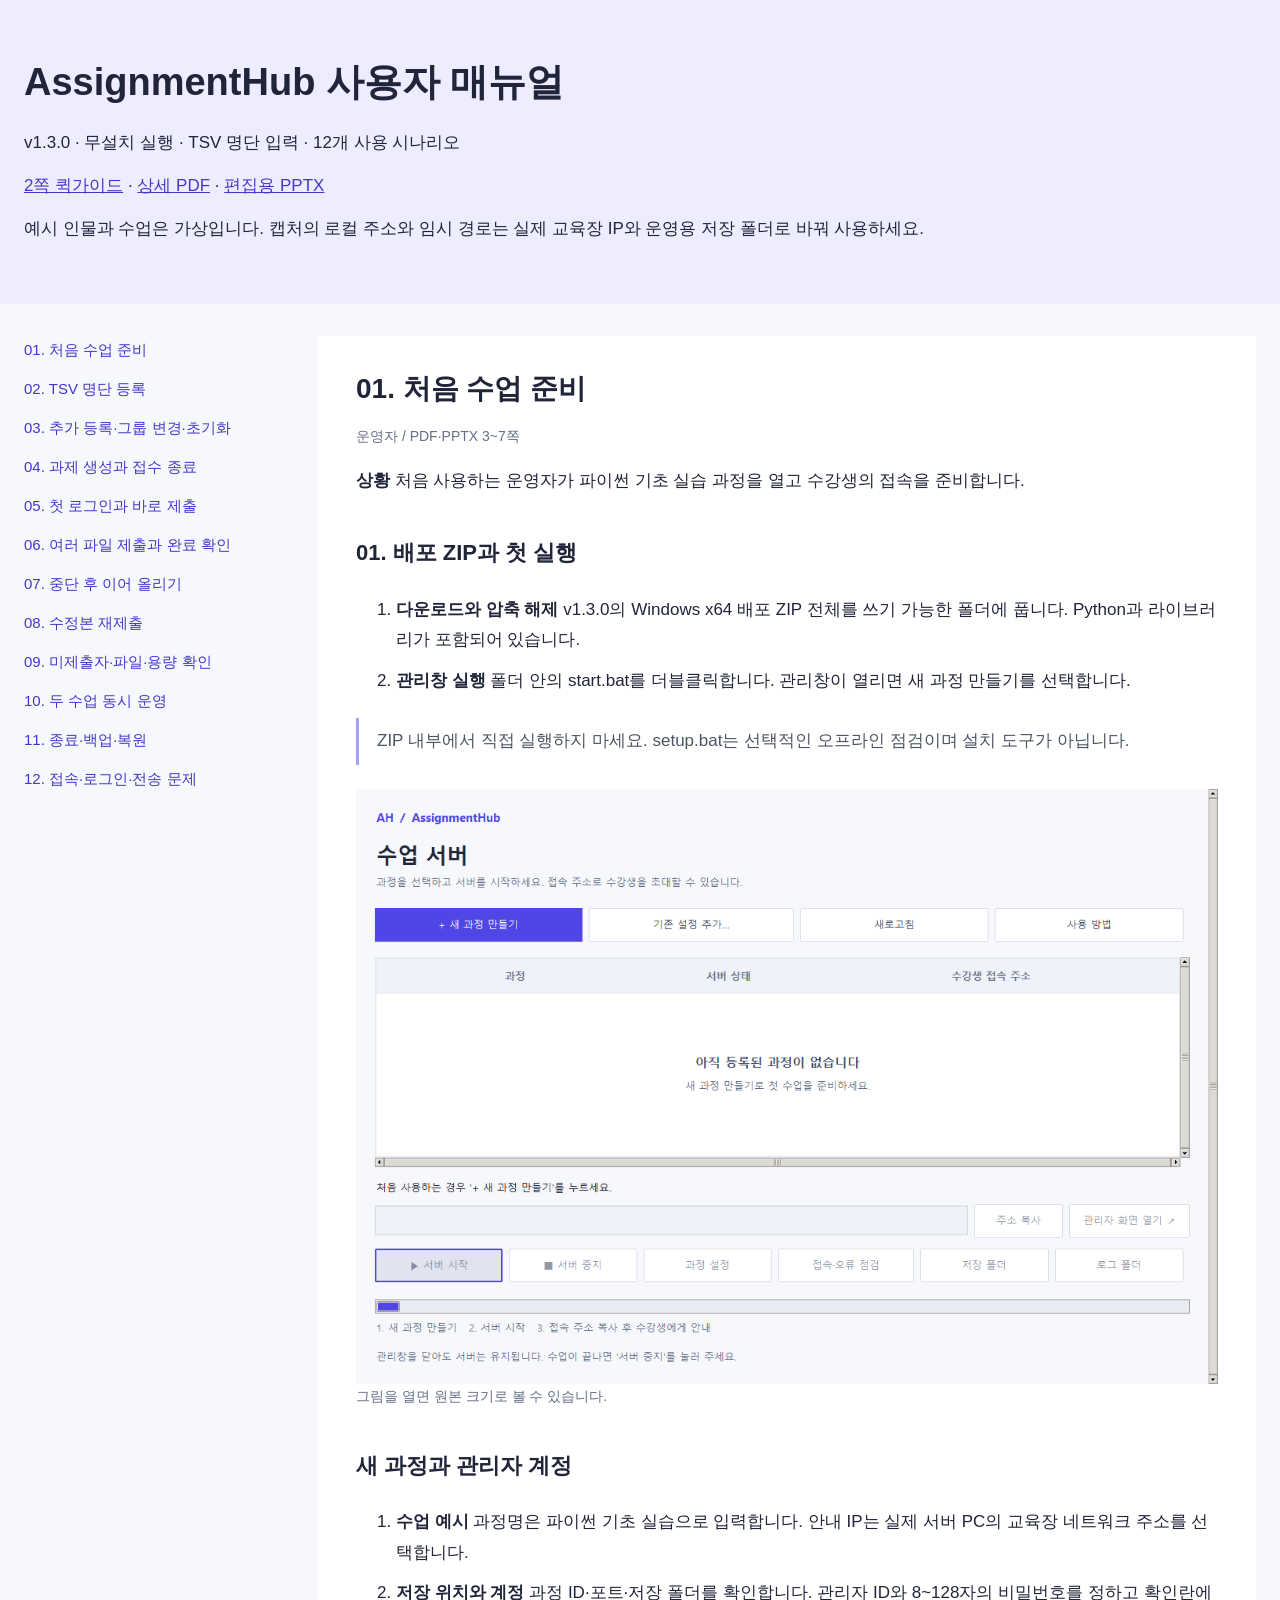
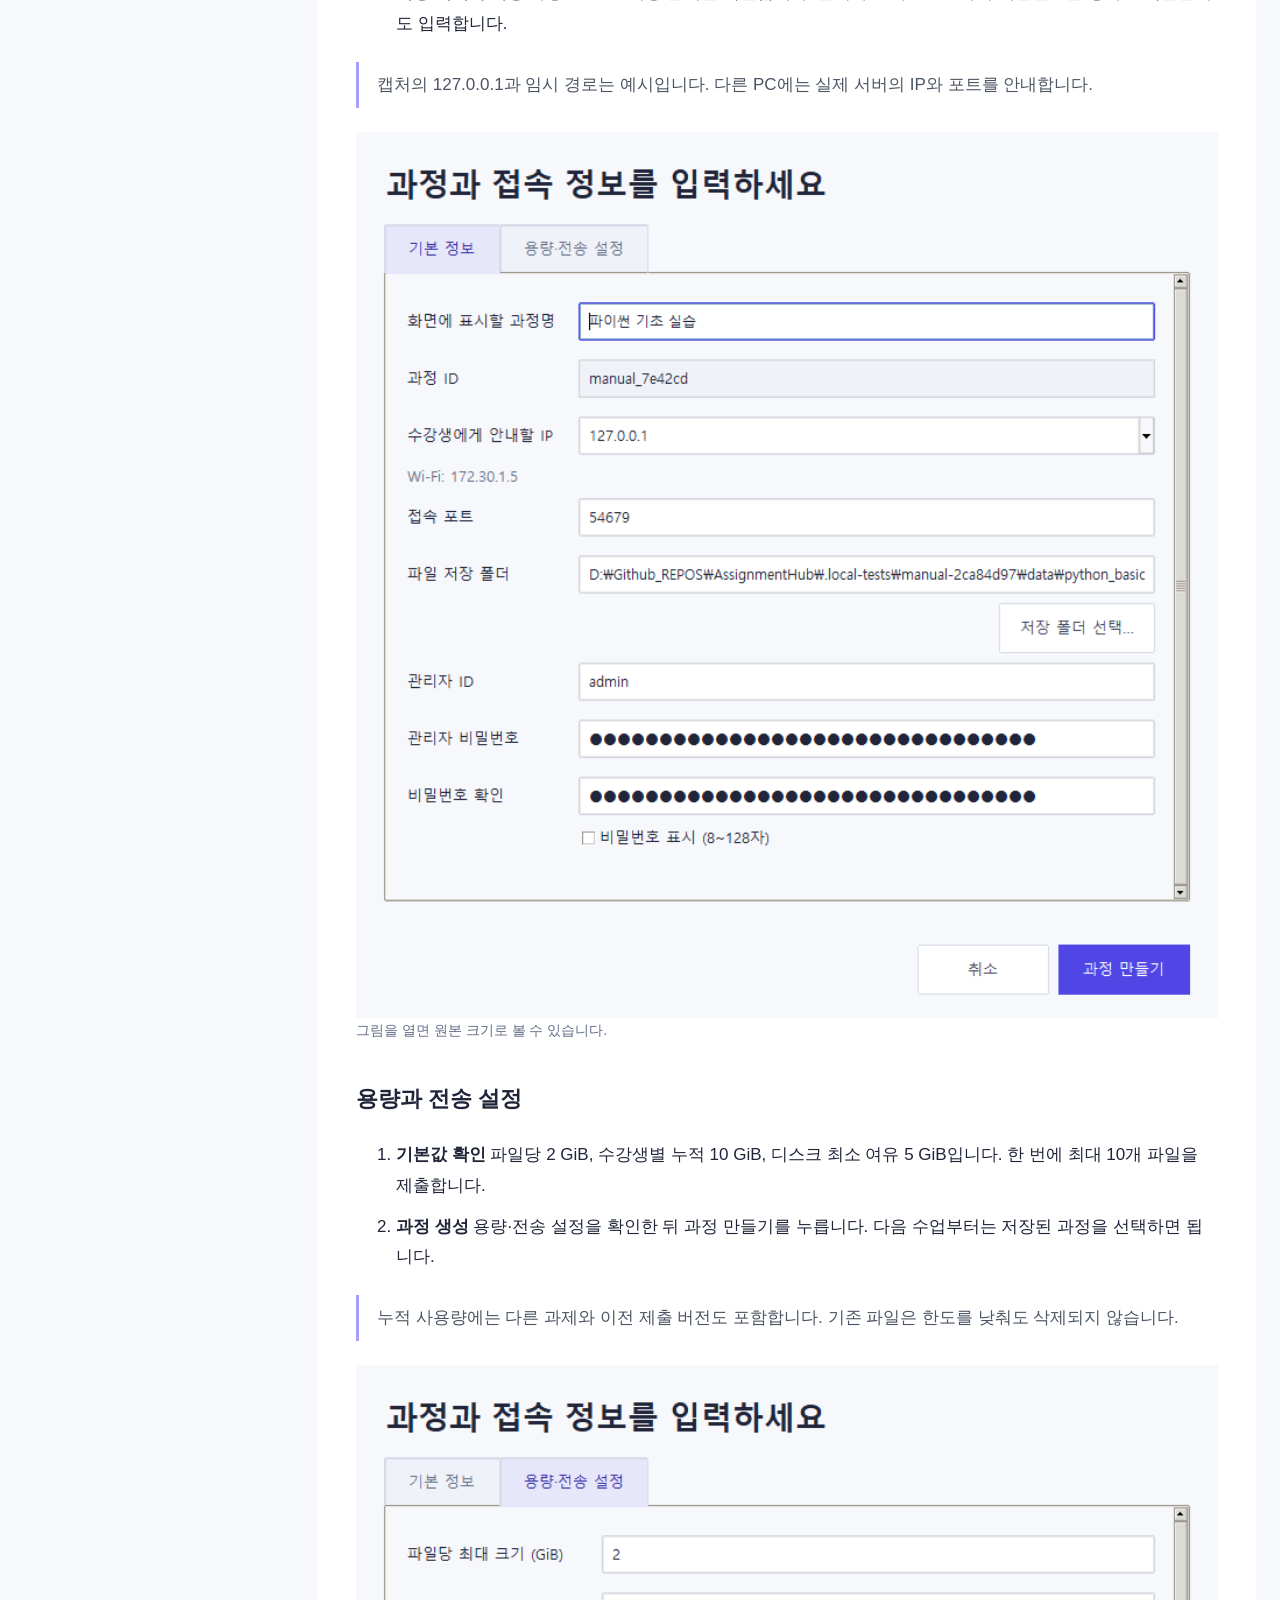
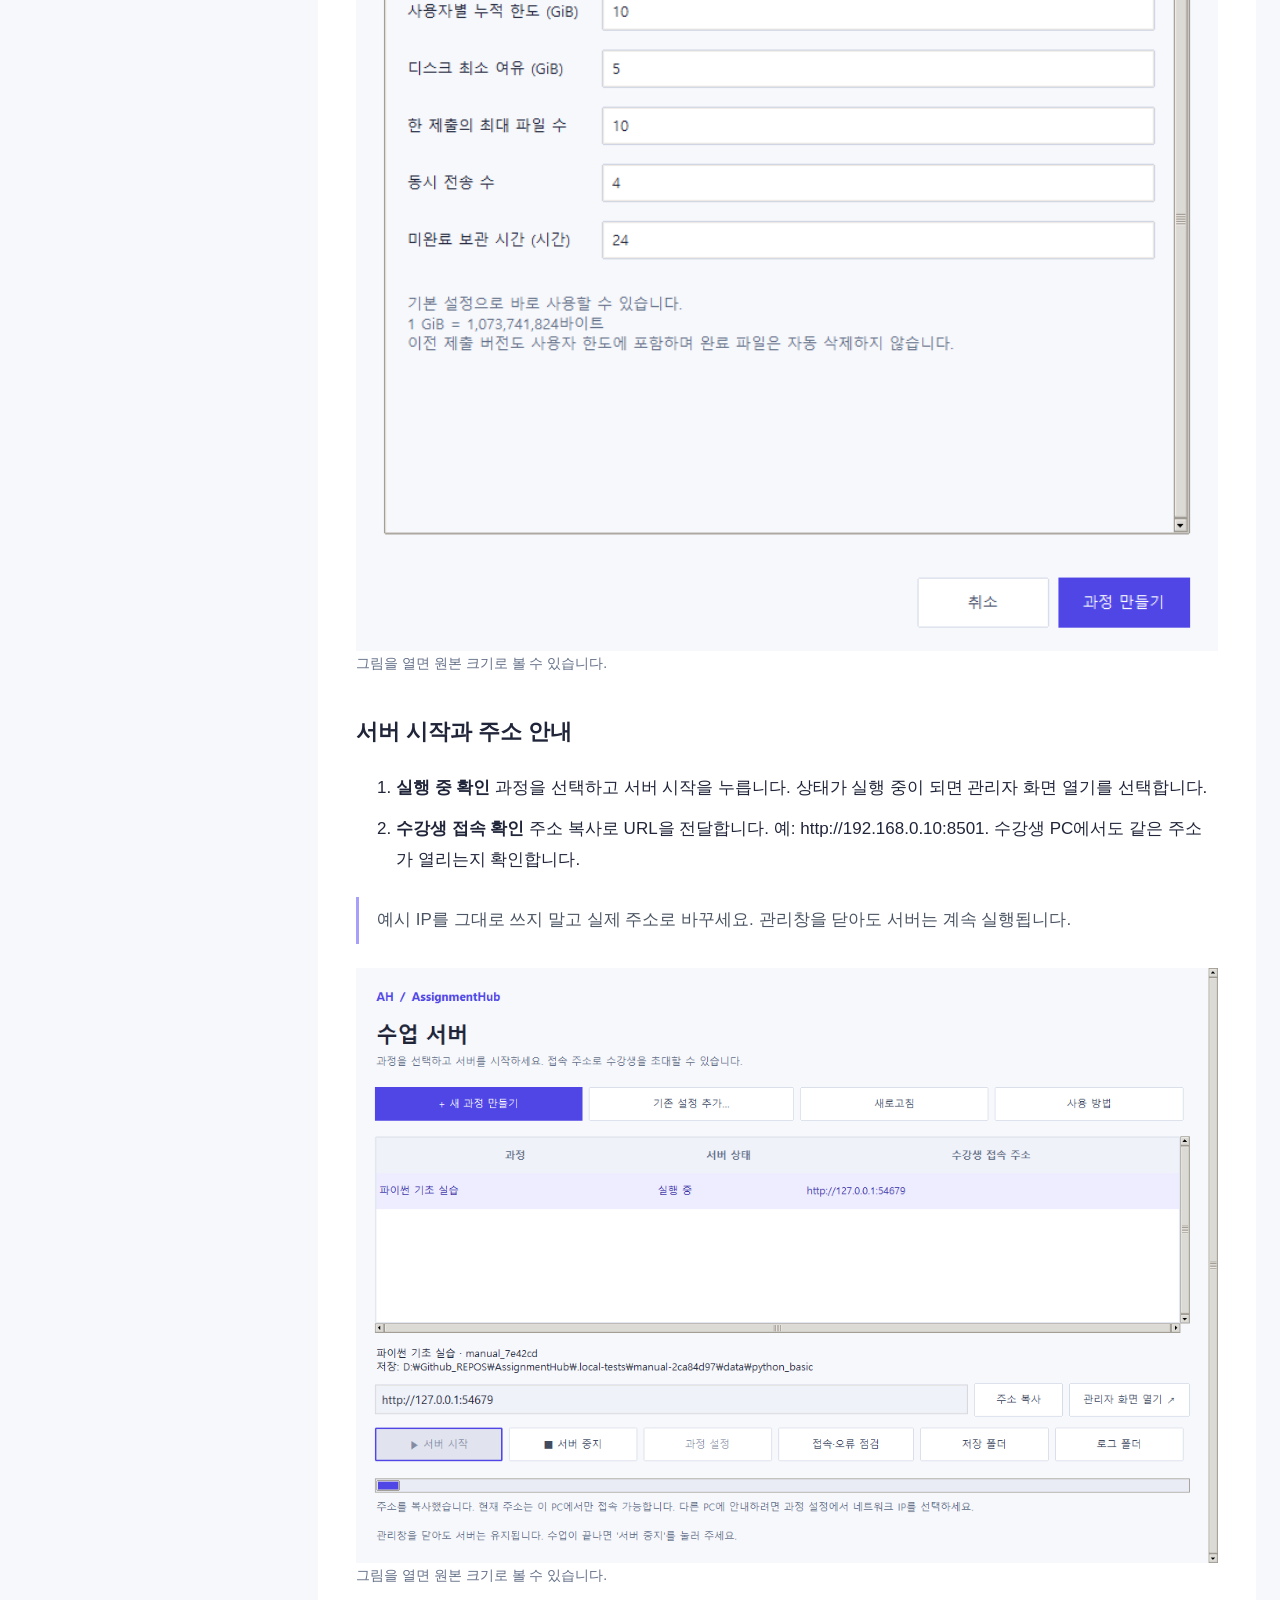
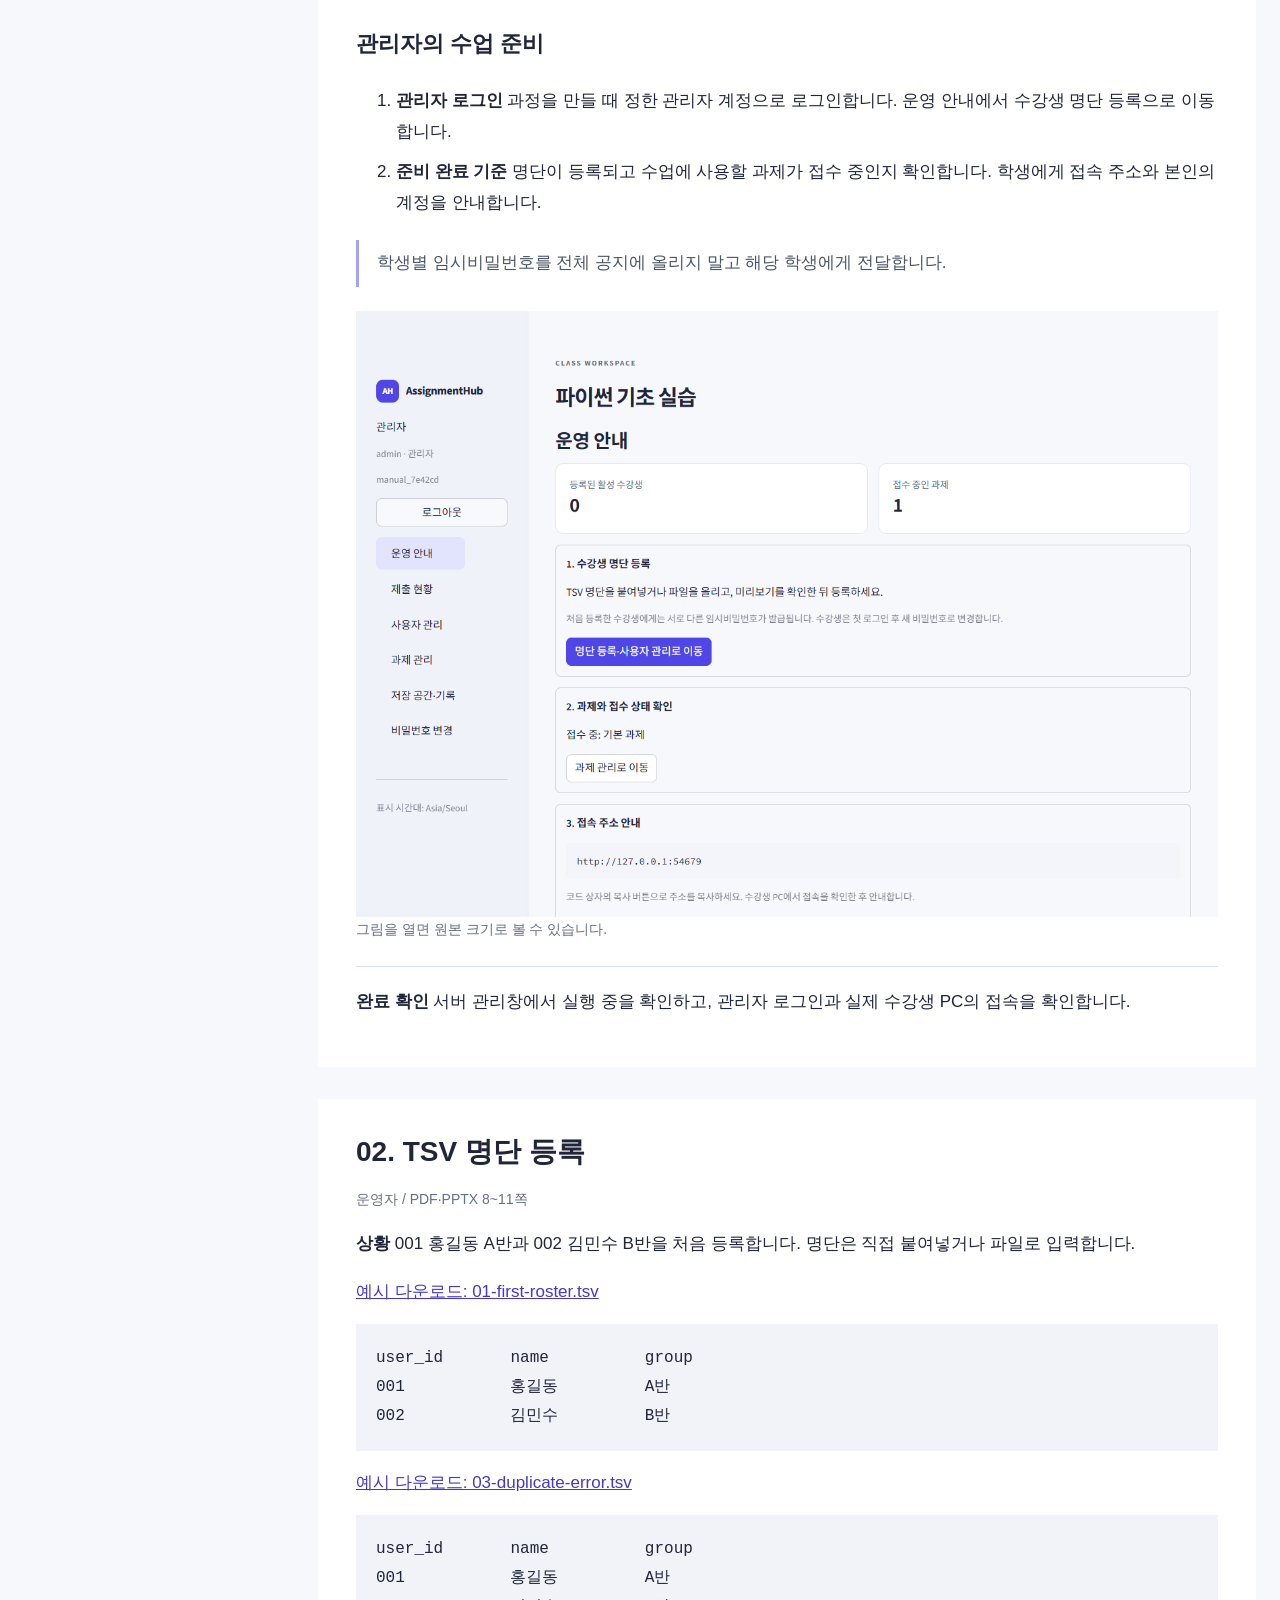
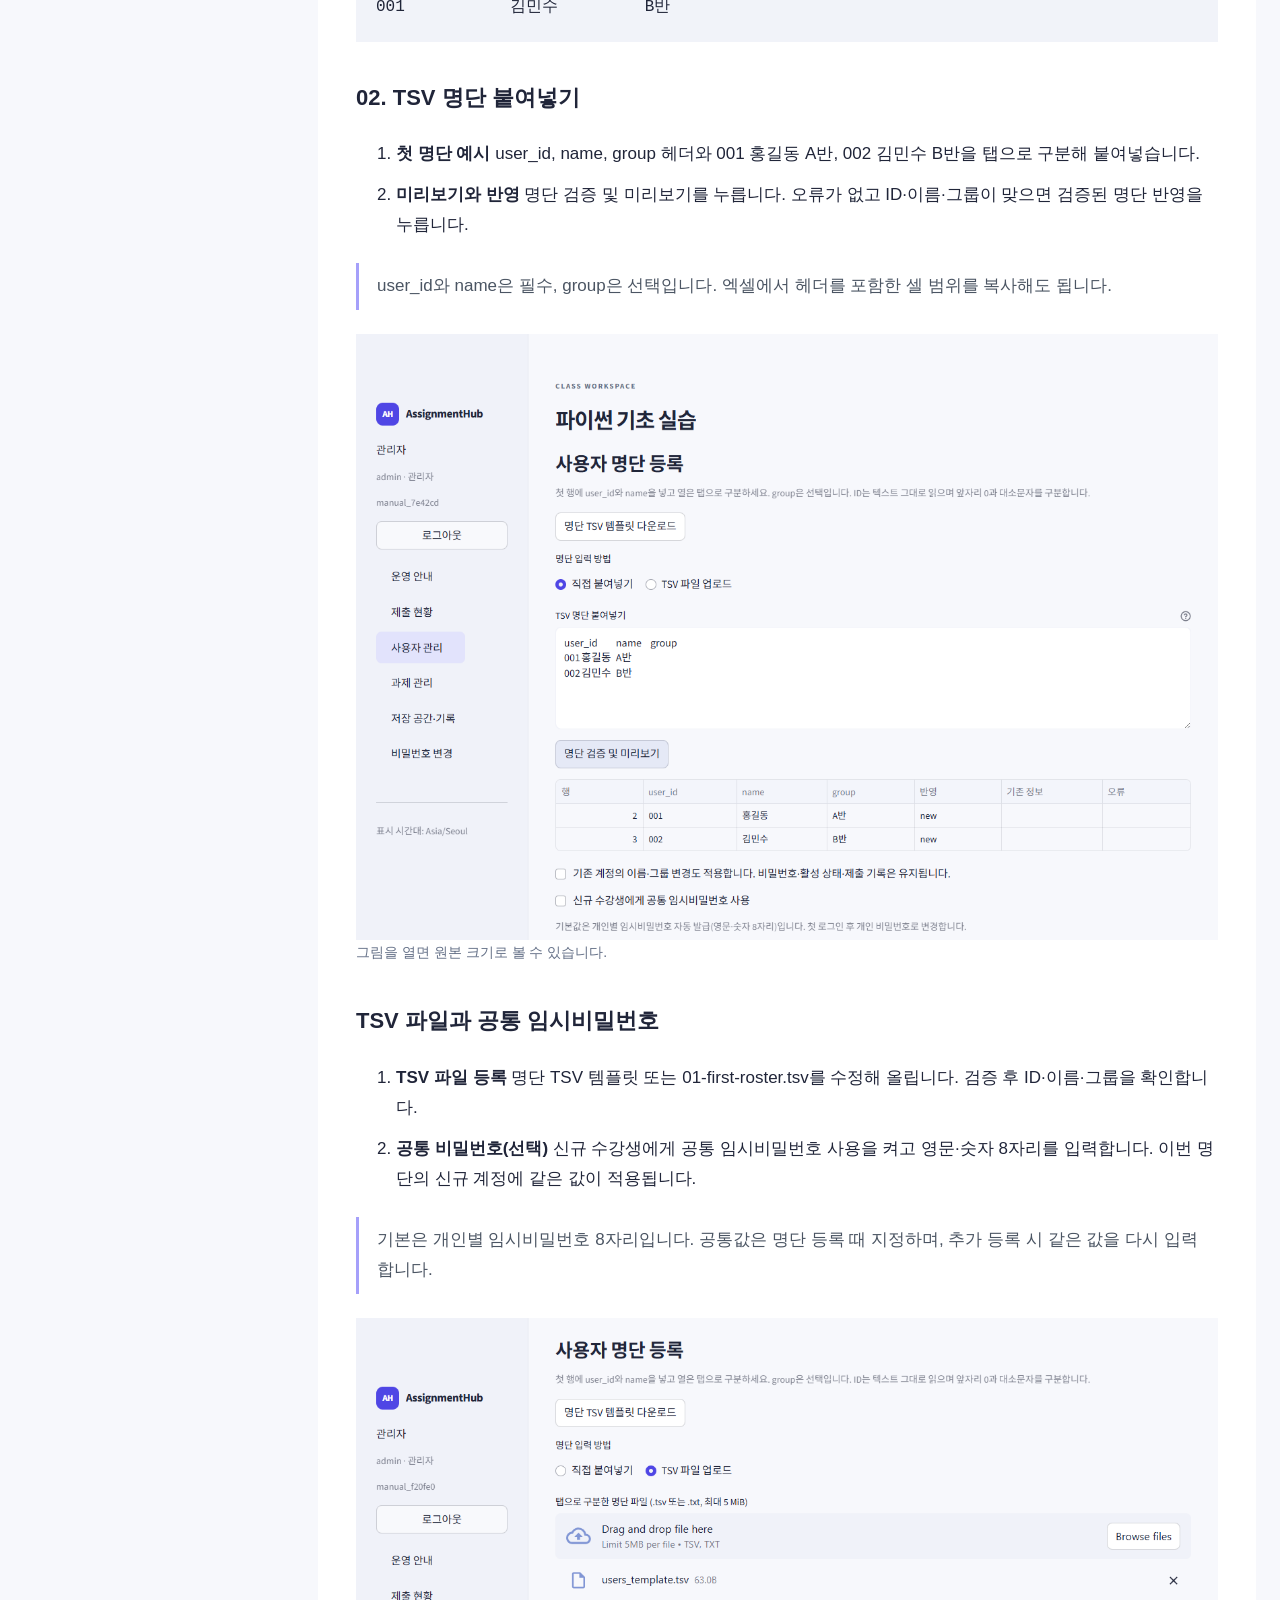
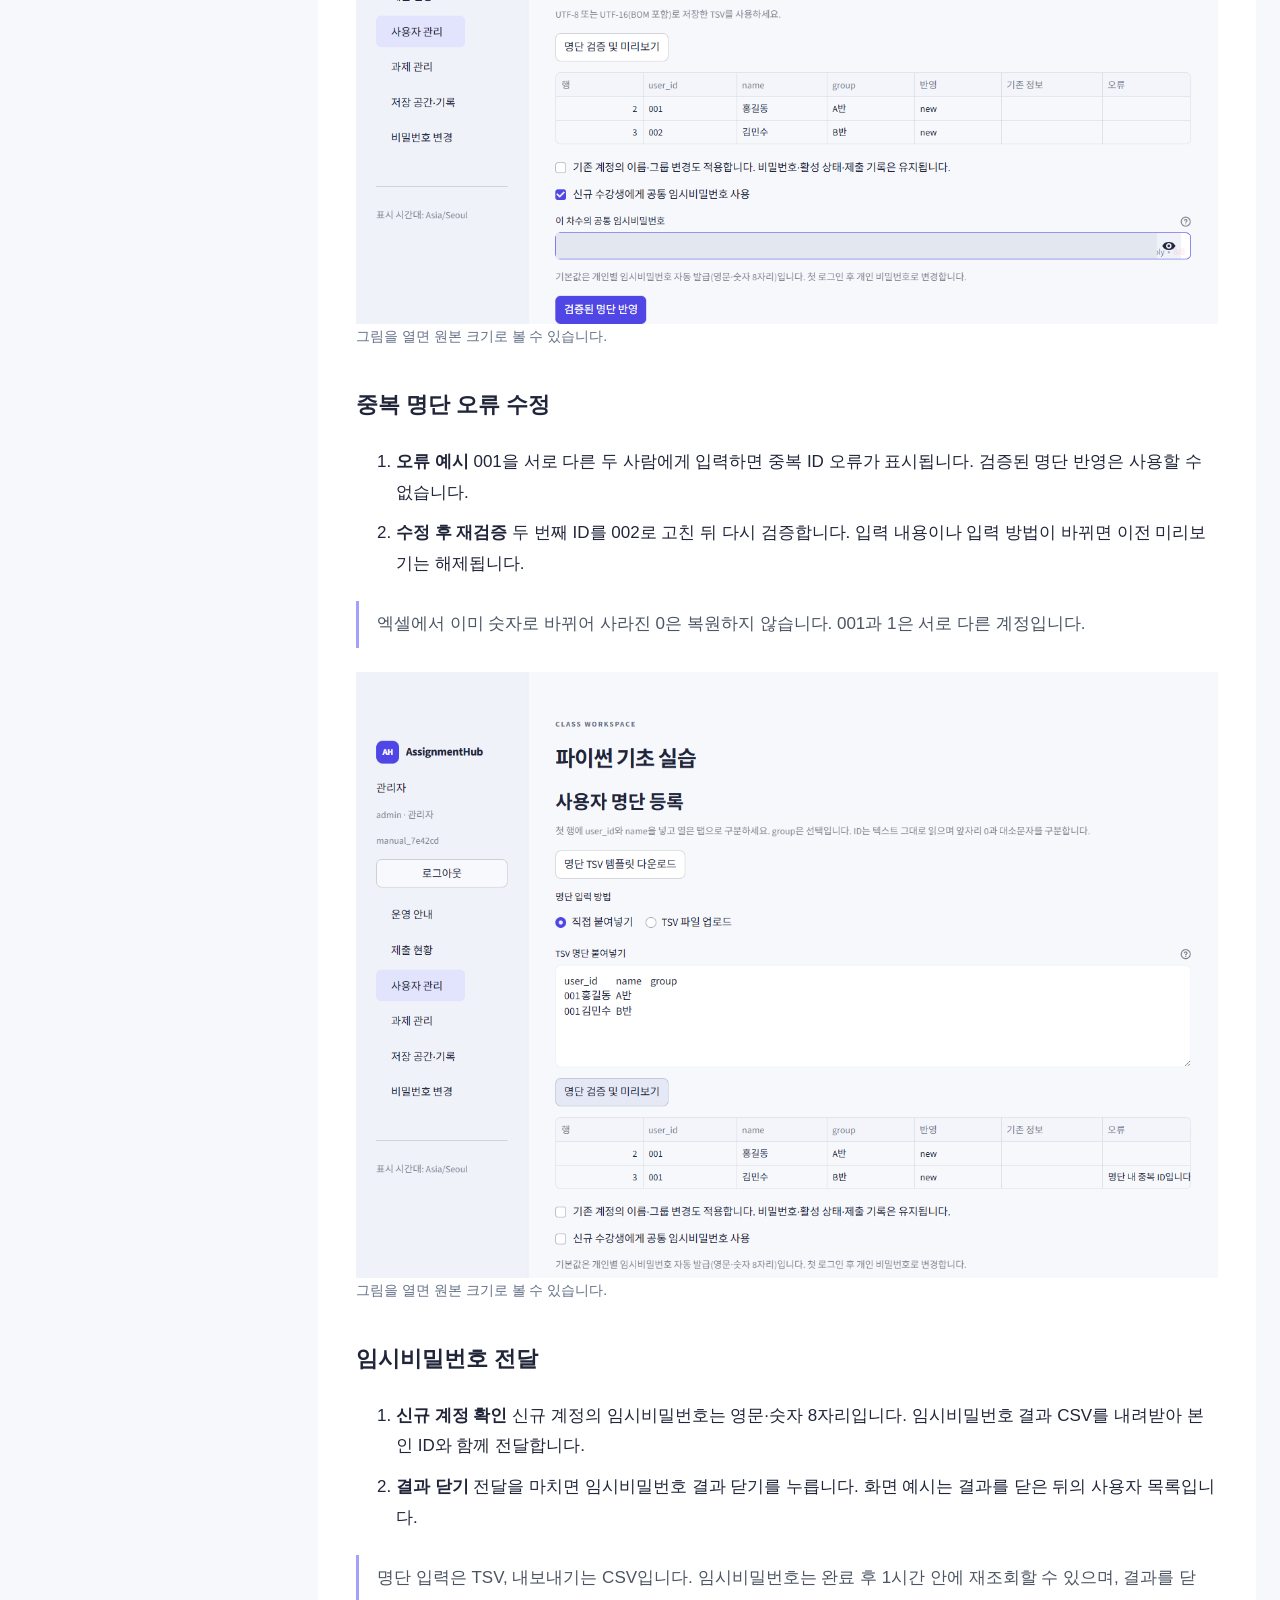
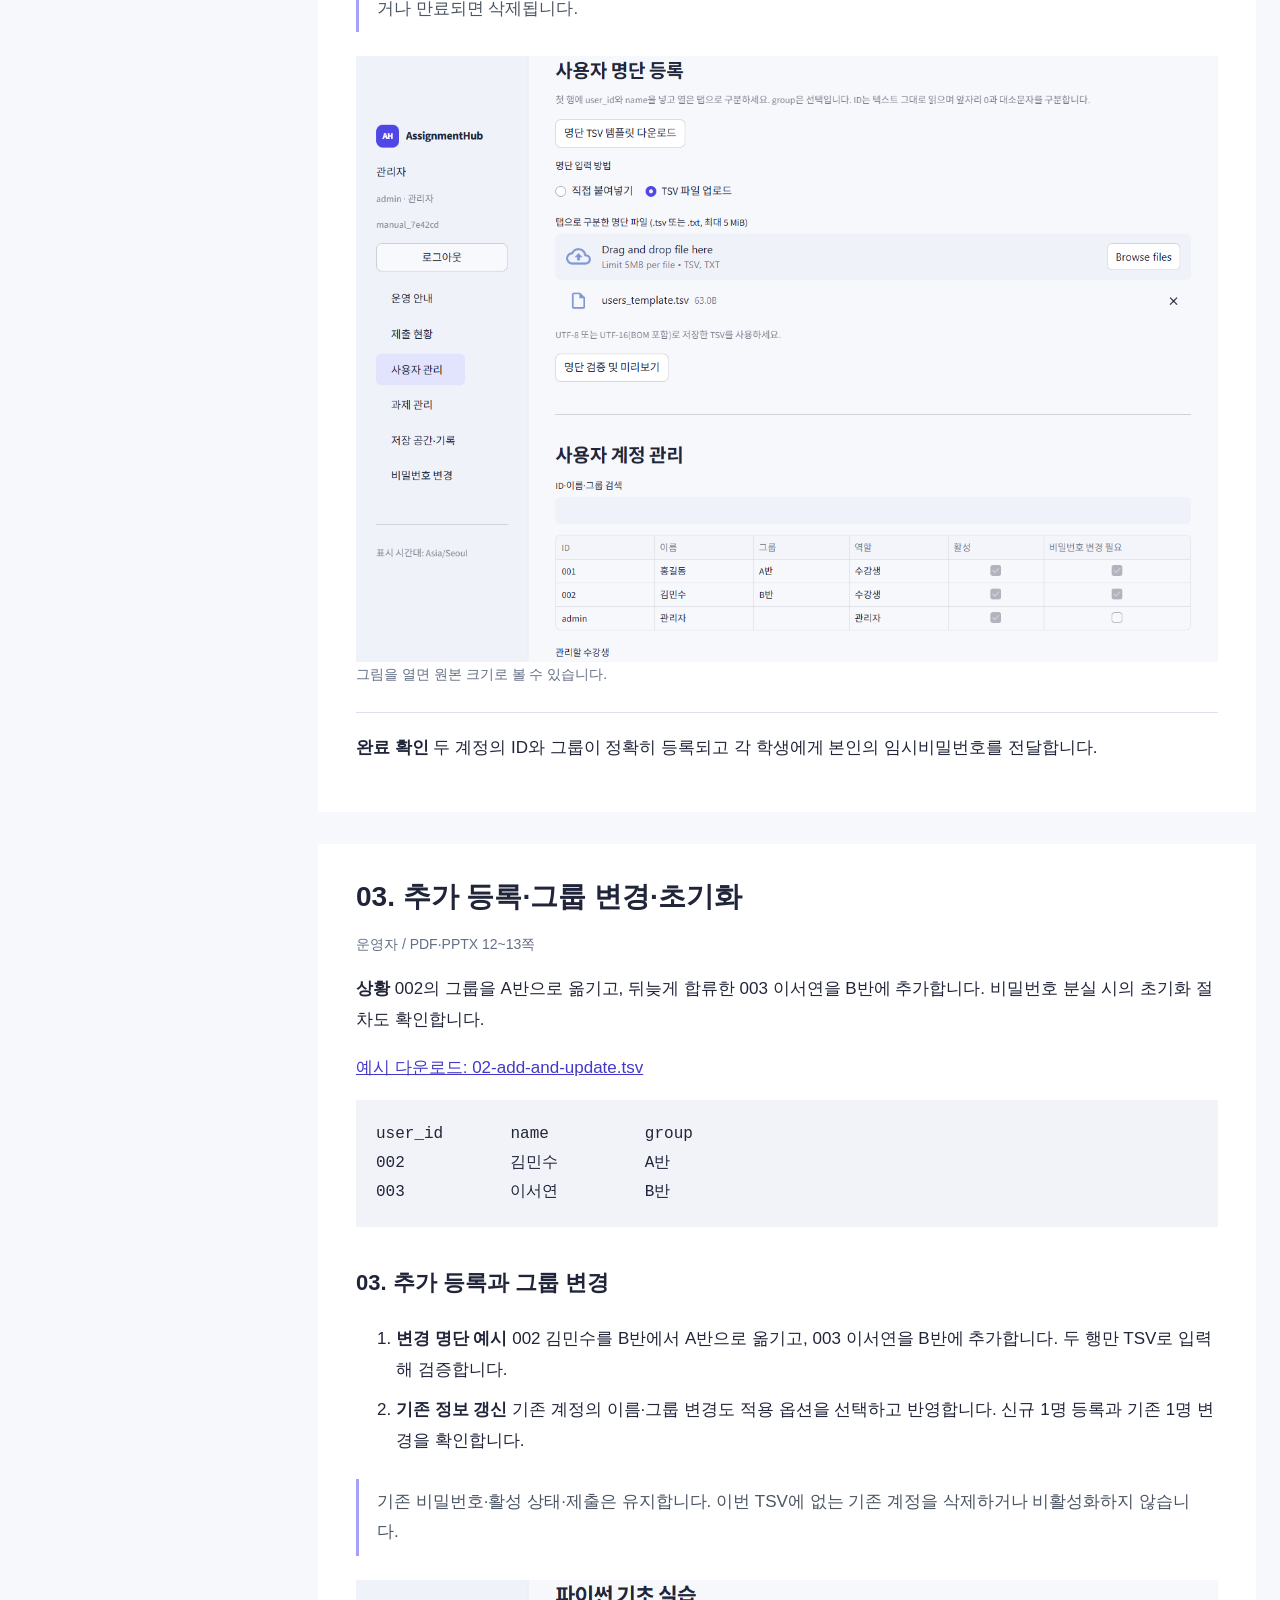
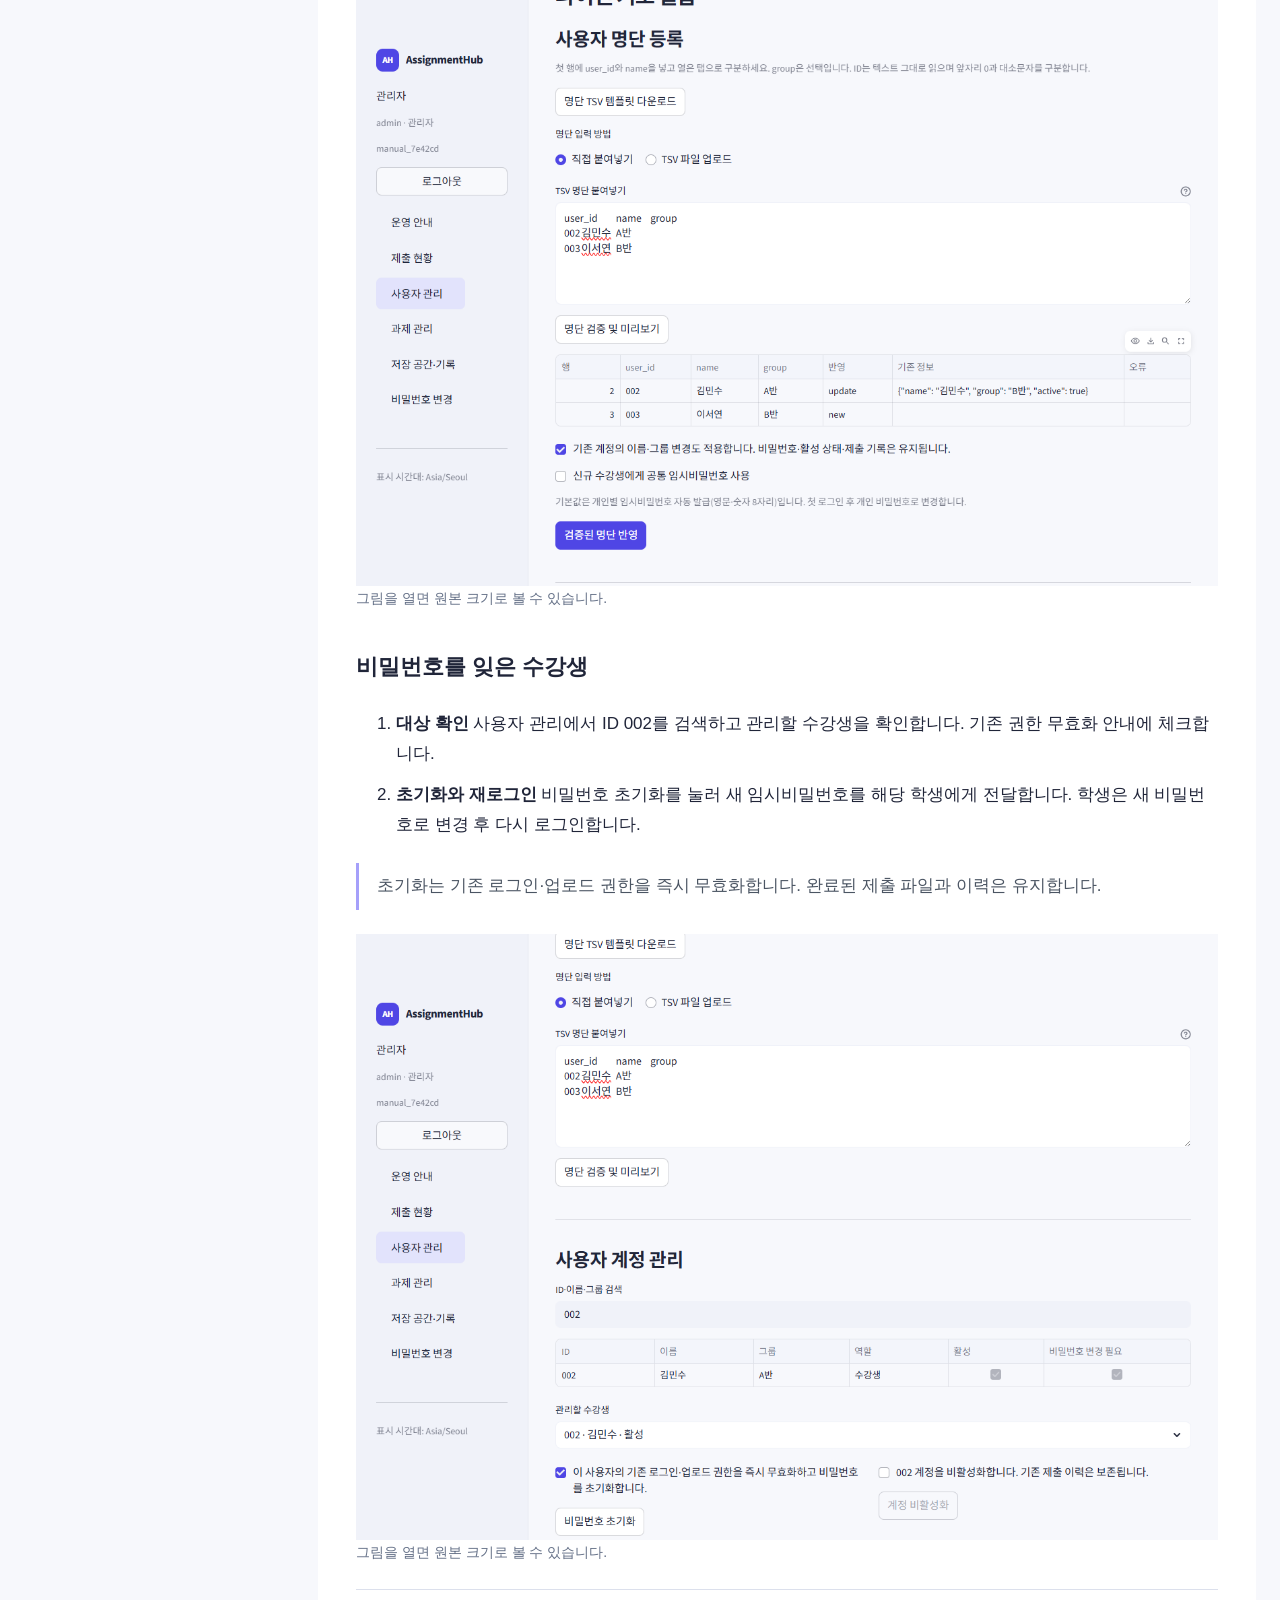
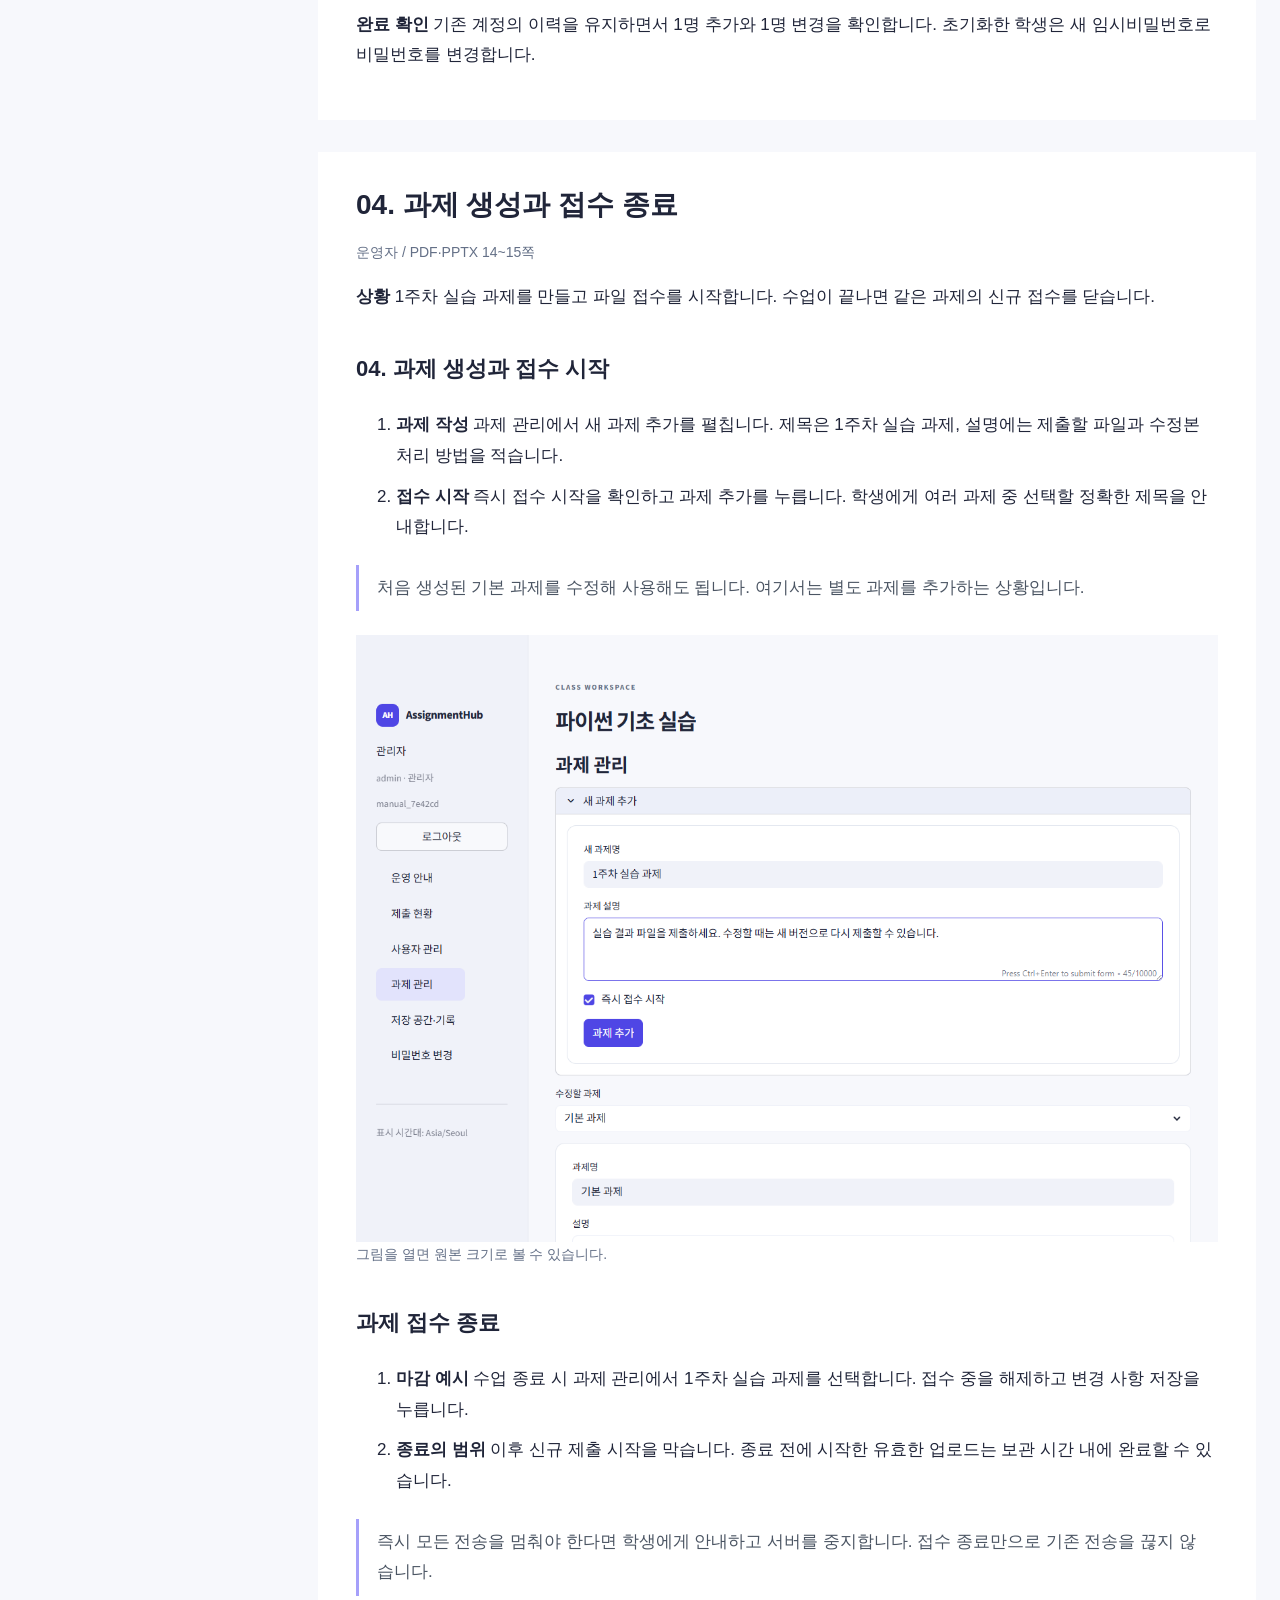
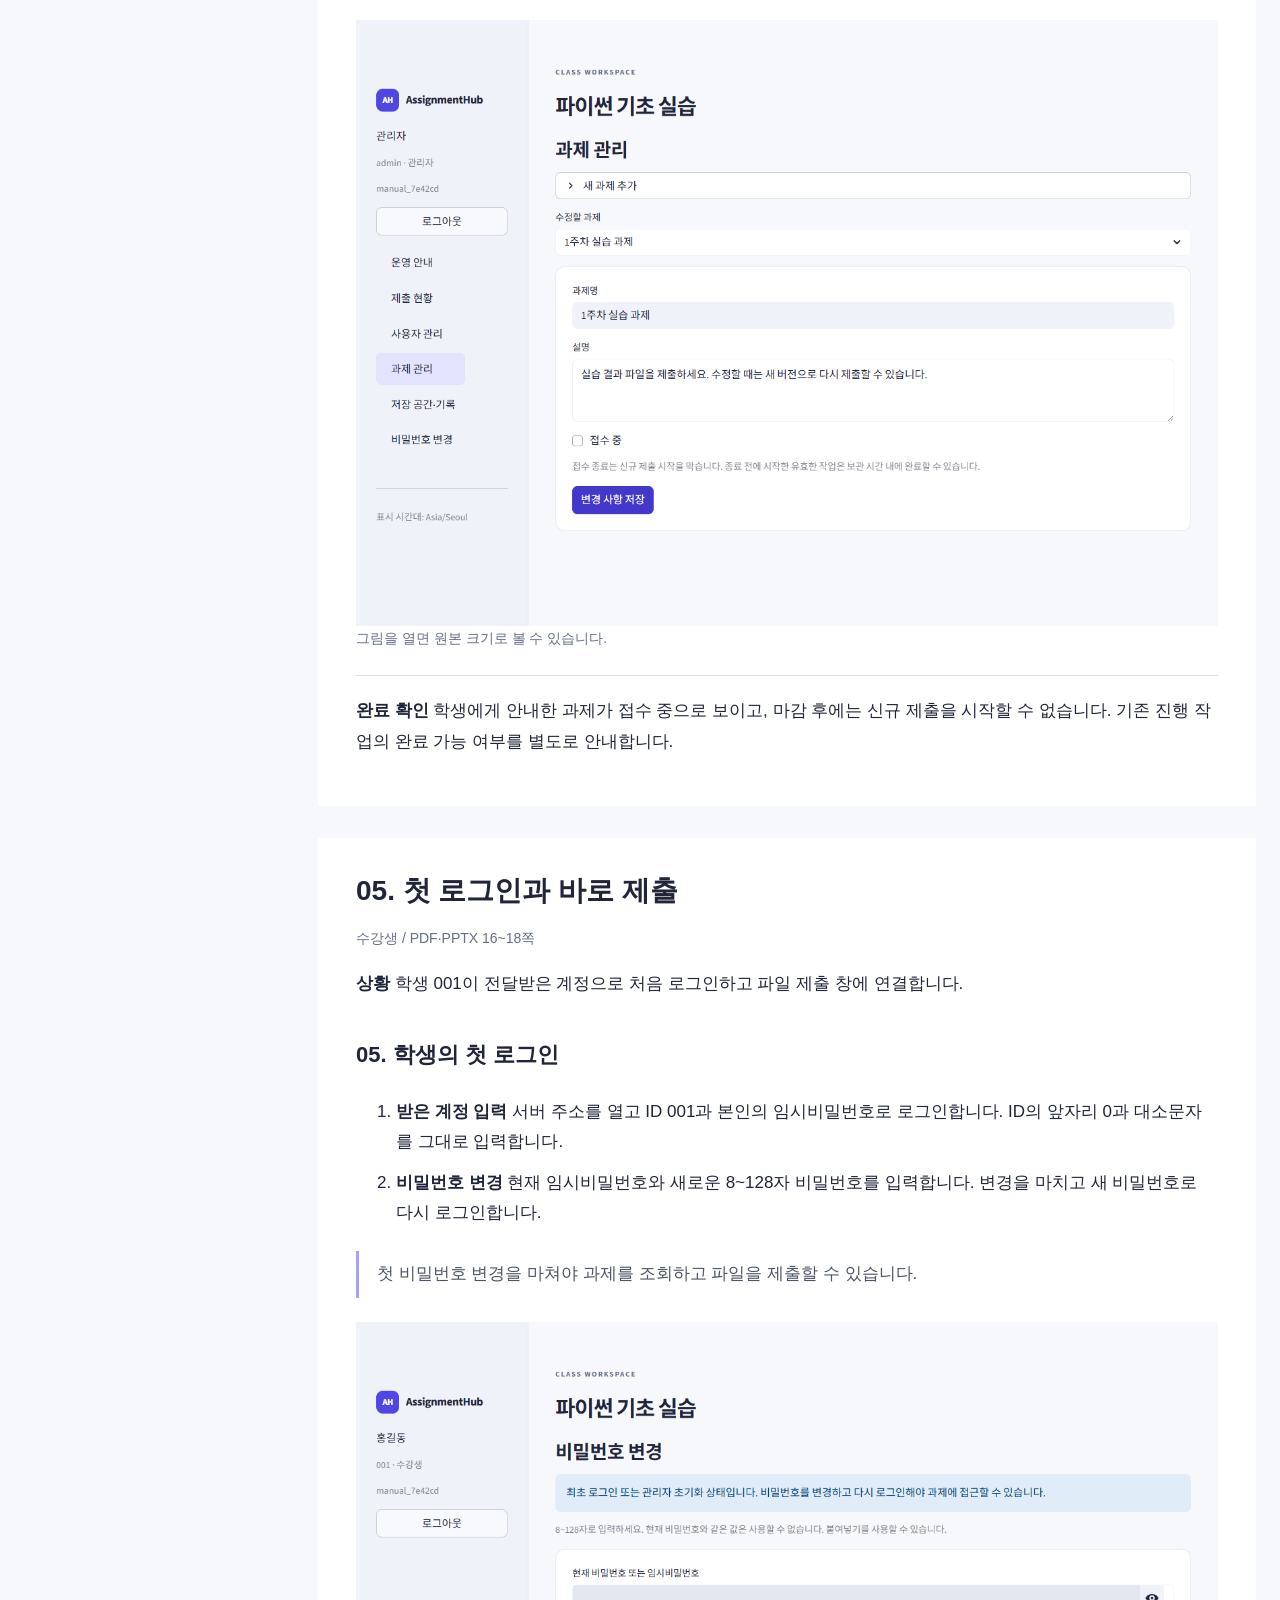
<file: docs/manual/index.html>
<!doctype html><html lang="ko"><head><meta charset="utf-8"><meta name="viewport" content="width=device-width,initial-scale=1"><title>AssignmentHub v1.3.0 시나리오별 사용자 매뉴얼</title><style>*{box-sizing:border-box}html{scroll-behavior:smooth}body{margin:0;color:#202539;background:#f7f8fc;font:17px/1.8 "Malgun Gothic",sans-serif}a{color:#4338ca}header{padding:48px max(24px,calc((100% - 1300px)/2));background:#eeedff}h1{font-size:38px;margin:0}header p{margin:12px 0}main{max-width:1340px;margin:auto;padding:32px 24px;display:grid;grid-template-columns:250px 1fr;gap:44px}nav{position:sticky;top:24px;align-self:start}nav a{display:block;margin:0 0 12px;text-decoration:none;font-size:15px}section{background:white;padding:32px 38px;margin-bottom:32px;scroll-margin-top:20px}h2{font-size:28px;line-height:1.5;margin:0 0 8px}h3{font-size:22px;margin:36px 0 16px}li{padding:5px 0}.meta,figcaption{color:#647087;font-size:14px}.note{border-left:3px solid #a5a0fa;padding:8px 18px;color:#4b5563}.done{border-top:1px solid #dce0ec;padding-top:20px}figure{margin:24px 0}img{display:block;width:100%;height:auto}pre{overflow:auto;background:#f1f3f9;padding:20px;font:16px/1.8 Consolas,"Malgun Gothic",monospace;tab-size:14}footer{padding:24px;text-align:center;color:#647087;font-size:14px}@media(max-width:800px){main{display:block;padding:18px}nav{position:static;margin-bottom:24px}section{padding:24px 18px}header{padding:32px 24px}h1{font-size:30px}}@media print{body{background:white;font-size:11pt}nav,header .downloads,figcaption{display:none}main{display:block;padding:0}section{padding:0;break-before:page}h2,h3{break-after:avoid}figure{break-inside:avoid}img{max-height:18cm;object-fit:contain}a{color:inherit;text-decoration:none}header{padding:0;background:white}}</style></head><body><header><h1>AssignmentHub 사용자 매뉴얼</h1><p>v1.3.0 · 무설치 실행 · TSV 명단 입력 · 12개 사용 시나리오</p><p class="downloads"><a href="AssignmentHub_퀵가이드.pdf">2쪽 퀵가이드</a> · <a href="AssignmentHub_사용자_매뉴얼.pdf">상세 PDF</a> · <a href="AssignmentHub_사용자_매뉴얼.pptx">편집용 PPTX</a></p><p>예시 인물과 수업은 가상입니다. 캡처의 로컬 주소와 임시 경로는 실제 교육장 IP와 운영용 저장 폴더로 바꿔 사용하세요.</p></header><main><nav aria-label="시나리오 목차"><a href="#scenario-01">01. 처음 수업 준비</a><a href="#scenario-02">02. TSV 명단 등록</a><a href="#scenario-03">03. 추가 등록·그룹 변경·초기화</a><a href="#scenario-04">04. 과제 생성과 접수 종료</a><a href="#scenario-05">05. 첫 로그인과 바로 제출</a><a href="#scenario-06">06. 여러 파일 제출과 완료 확인</a><a href="#scenario-07">07. 중단 후 이어 올리기</a><a href="#scenario-08">08. 수정본 재제출</a><a href="#scenario-09">09. 미제출자·파일·용량 확인</a><a href="#scenario-10">10. 두 수업 동시 운영</a><a href="#scenario-11">11. 종료·백업·복원</a><a href="#scenario-12">12. 접속·로그인·전송 문제</a></nav><article><section id="scenario-01"><h2>01. 처음 수업 준비</h2>
<p class="meta">운영자 / PDF·PPTX 3~7쪽</p>
<p><strong>상황</strong> 처음 사용하는 운영자가 파이썬 기초 실습 과정을 열고 수강생의 접속을 준비합니다.</p>
<h3>01. 배포 ZIP과 첫 실행</h3><ol>
<li><strong>다운로드와 압축 해제</strong> v1.3.0의 Windows x64 배포 ZIP 전체를 쓰기 가능한 폴더에 풉니다. Python과 라이브러리가 포함되어 있습니다.</li>
<li><strong>관리창 실행</strong> 폴더 안의 start.bat를 더블클릭합니다. 관리창이 열리면 새 과정 만들기를 선택합니다.</li>
</ol><p class="note">ZIP 내부에서 직접 실행하지 마세요. setup.bat는 선택적인 오프라인 점검이며 설치 도구가 아닙니다.</p>
<figure><a href="screenshots/01-manager-empty.png"><img loading="lazy" src="screenshots/01-manager-empty.png" alt="01. 배포 ZIP과 첫 실행 실제 화면"></a><figcaption>그림을 열면 원본 크기로 볼 수 있습니다.</figcaption></figure>
<h3>새 과정과 관리자 계정</h3><ol>
<li><strong>수업 예시</strong> 과정명은 파이썬 기초 실습으로 입력합니다. 안내 IP는 실제 서버 PC의 교육장 네트워크 주소를 선택합니다.</li>
<li><strong>저장 위치와 계정</strong> 과정 ID·포트·저장 폴더를 확인합니다. 관리자 ID와 8~128자의 비밀번호를 정하고 확인란에도 입력합니다.</li>
</ol><p class="note">캡처의 127.0.0.1과 임시 경로는 예시입니다. 다른 PC에는 실제 서버의 IP와 포트를 안내합니다.</p>
<figure><a href="screenshots/02-create-course.png"><img loading="lazy" src="screenshots/02-create-course.png" alt="새 과정과 관리자 계정 실제 화면"></a><figcaption>그림을 열면 원본 크기로 볼 수 있습니다.</figcaption></figure>
<h3>용량과 전송 설정</h3><ol>
<li><strong>기본값 확인</strong> 파일당 2 GiB, 수강생별 누적 10 GiB, 디스크 최소 여유 5 GiB입니다. 한 번에 최대 10개 파일을 제출합니다.</li>
<li><strong>과정 생성</strong> 용량·전송 설정을 확인한 뒤 과정 만들기를 누릅니다. 다음 수업부터는 저장된 과정을 선택하면 됩니다.</li>
</ol><p class="note">누적 사용량에는 다른 과제와 이전 제출 버전도 포함합니다. 기존 파일은 한도를 낮춰도 삭제되지 않습니다.</p>
<figure><a href="screenshots/03-course-limits.png"><img loading="lazy" src="screenshots/03-course-limits.png" alt="용량과 전송 설정 실제 화면"></a><figcaption>그림을 열면 원본 크기로 볼 수 있습니다.</figcaption></figure>
<h3>서버 시작과 주소 안내</h3><ol>
<li><strong>실행 중 확인</strong> 과정을 선택하고 서버 시작을 누릅니다. 상태가 실행 중이 되면 관리자 화면 열기를 선택합니다.</li>
<li><strong>수강생 접속 확인</strong> 주소 복사로 URL을 전달합니다. 예: http://192.168.0.10:8501. 수강생 PC에서도 같은 주소가 열리는지 확인합니다.</li>
</ol><p class="note">예시 IP를 그대로 쓰지 말고 실제 주소로 바꾸세요. 관리창을 닫아도 서버는 계속 실행됩니다.</p>
<figure><a href="screenshots/04-server-running.png"><img loading="lazy" src="screenshots/04-server-running.png" alt="서버 시작과 주소 안내 실제 화면"></a><figcaption>그림을 열면 원본 크기로 볼 수 있습니다.</figcaption></figure>
<h3>관리자의 수업 준비</h3><ol>
<li><strong>관리자 로그인</strong> 과정을 만들 때 정한 관리자 계정으로 로그인합니다. 운영 안내에서 수강생 명단 등록으로 이동합니다.</li>
<li><strong>준비 완료 기준</strong> 명단이 등록되고 수업에 사용할 과제가 접수 중인지 확인합니다. 학생에게 접속 주소와 본인의 계정을 안내합니다.</li>
</ol><p class="note">학생별 임시비밀번호를 전체 공지에 올리지 말고 해당 학생에게 전달합니다.</p>
<figure><a href="screenshots/07-admin-home.png"><img loading="lazy" src="screenshots/07-admin-home.png" alt="관리자의 수업 준비 실제 화면"></a><figcaption>그림을 열면 원본 크기로 볼 수 있습니다.</figcaption></figure>
<p class="done"><strong>완료 확인</strong> 서버 관리창에서 실행 중을 확인하고, 관리자 로그인과 실제 수강생 PC의 접속을 확인합니다.</p></section><section id="scenario-02"><h2>02. TSV 명단 등록</h2>
<p class="meta">운영자 / PDF·PPTX 8~11쪽</p>
<p><strong>상황</strong> 001 홍길동 A반과 002 김민수 B반을 처음 등록합니다. 명단은 직접 붙여넣거나 파일로 입력합니다.</p>
<p><a download href="examples/01-first-roster.tsv">예시 다운로드: 01-first-roster.tsv</a></p><pre>user_id	name	group
001	홍길동	A반
002	김민수	B반</pre>
<p><a download href="examples/03-duplicate-error.tsv">예시 다운로드: 03-duplicate-error.tsv</a></p><pre>user_id	name	group
001	홍길동	A반
001	김민수	B반</pre>
<h3>02. TSV 명단 붙여넣기</h3><ol>
<li><strong>첫 명단 예시</strong> user_id, name, group 헤더와 001 홍길동 A반, 002 김민수 B반을 탭으로 구분해 붙여넣습니다.</li>
<li><strong>미리보기와 반영</strong> 명단 검증 및 미리보기를 누릅니다. 오류가 없고 ID·이름·그룹이 맞으면 검증된 명단 반영을 누릅니다.</li>
</ol><p class="note">user_id와 name은 필수, group은 선택입니다. 엑셀에서 헤더를 포함한 셀 범위를 복사해도 됩니다.</p>
<figure><a href="screenshots/25-tsv-roster.png"><img loading="lazy" src="screenshots/25-tsv-roster.png" alt="02. TSV 명단 붙여넣기 실제 화면"></a><figcaption>그림을 열면 원본 크기로 볼 수 있습니다.</figcaption></figure>
<h3>TSV 파일과 공통 임시비밀번호</h3><ol>
<li><strong>TSV 파일 등록</strong> 명단 TSV 템플릿 또는 01-first-roster.tsv를 수정해 올립니다. 검증 후 ID·이름·그룹을 확인합니다.</li>
<li><strong>공통 비밀번호(선택)</strong> 신규 수강생에게 공통 임시비밀번호 사용을 켜고 영문·숫자 8자리를 입력합니다. 이번 명단의 신규 계정에 같은 값이 적용됩니다.</li>
</ol><p class="note">기본은 개인별 임시비밀번호 8자리입니다. 공통값은 명단 등록 때 지정하며, 추가 등록 시 같은 값을 다시 입력합니다.</p>
<figure><a href="screenshots/08-roster-preview.png"><img loading="lazy" src="screenshots/08-roster-preview.png" alt="TSV 파일과 공통 임시비밀번호 실제 화면"></a><figcaption>그림을 열면 원본 크기로 볼 수 있습니다.</figcaption></figure>
<h3>중복 명단 오류 수정</h3><ol>
<li><strong>오류 예시</strong> 001을 서로 다른 두 사람에게 입력하면 중복 ID 오류가 표시됩니다. 검증된 명단 반영은 사용할 수 없습니다.</li>
<li><strong>수정 후 재검증</strong> 두 번째 ID를 002로 고친 뒤 다시 검증합니다. 입력 내용이나 입력 방법이 바뀌면 이전 미리보기는 해제됩니다.</li>
</ol><p class="note">엑셀에서 이미 숫자로 바뀌어 사라진 0은 복원하지 않습니다. 001과 1은 서로 다른 계정입니다.</p>
<figure><a href="screenshots/26-tsv-duplicate.png"><img loading="lazy" src="screenshots/26-tsv-duplicate.png" alt="중복 명단 오류 수정 실제 화면"></a><figcaption>그림을 열면 원본 크기로 볼 수 있습니다.</figcaption></figure>
<h3>임시비밀번호 전달</h3><ol>
<li><strong>신규 계정 확인</strong> 신규 계정의 임시비밀번호는 영문·숫자 8자리입니다. 임시비밀번호 결과 CSV를 내려받아 본인 ID와 함께 전달합니다.</li>
<li><strong>결과 닫기</strong> 전달을 마치면 임시비밀번호 결과 닫기를 누릅니다. 화면 예시는 결과를 닫은 뒤의 사용자 목록입니다.</li>
</ol><p class="note">명단 입력은 TSV, 내보내기는 CSV입니다. 임시비밀번호는 완료 후 1시간 안에 재조회할 수 있으며, 결과를 닫거나 만료되면 삭제됩니다.</p>
<figure><a href="screenshots/09-users-registered.png"><img loading="lazy" src="screenshots/09-users-registered.png" alt="임시비밀번호 전달 실제 화면"></a><figcaption>그림을 열면 원본 크기로 볼 수 있습니다.</figcaption></figure>
<p class="done"><strong>완료 확인</strong> 두 계정의 ID와 그룹이 정확히 등록되고 각 학생에게 본인의 임시비밀번호를 전달합니다.</p></section><section id="scenario-03"><h2>03. 추가 등록·그룹 변경·초기화</h2>
<p class="meta">운영자 / PDF·PPTX 12~13쪽</p>
<p><strong>상황</strong> 002의 그룹을 A반으로 옮기고, 뒤늦게 합류한 003 이서연을 B반에 추가합니다. 비밀번호 분실 시의 초기화 절차도 확인합니다.</p>
<p><a download href="examples/02-add-and-update.tsv">예시 다운로드: 02-add-and-update.tsv</a></p><pre>user_id	name	group
002	김민수	A반
003	이서연	B반</pre>
<h3>03. 추가 등록과 그룹 변경</h3><ol>
<li><strong>변경 명단 예시</strong> 002 김민수를 B반에서 A반으로 옮기고, 003 이서연을 B반에 추가합니다. 두 행만 TSV로 입력해 검증합니다.</li>
<li><strong>기존 정보 갱신</strong> 기존 계정의 이름·그룹 변경도 적용 옵션을 선택하고 반영합니다. 신규 1명 등록과 기존 1명 변경을 확인합니다.</li>
</ol><p class="note">기존 비밀번호·활성 상태·제출은 유지합니다. 이번 TSV에 없는 기존 계정을 삭제하거나 비활성화하지 않습니다.</p>
<figure><a href="screenshots/27-roster-update.png"><img loading="lazy" src="screenshots/27-roster-update.png" alt="03. 추가 등록과 그룹 변경 실제 화면"></a><figcaption>그림을 열면 원본 크기로 볼 수 있습니다.</figcaption></figure>
<h3>비밀번호를 잊은 수강생</h3><ol>
<li><strong>대상 확인</strong> 사용자 관리에서 ID 002를 검색하고 관리할 수강생을 확인합니다. 기존 권한 무효화 안내에 체크합니다.</li>
<li><strong>초기화와 재로그인</strong> 비밀번호 초기화를 눌러 새 임시비밀번호를 해당 학생에게 전달합니다. 학생은 새 비밀번호로 변경 후 다시 로그인합니다.</li>
</ol><p class="note">초기화는 기존 로그인·업로드 권한을 즉시 무효화합니다. 완료된 제출 파일과 이력은 유지합니다.</p>
<figure><a href="screenshots/28-password-reset.png"><img loading="lazy" src="screenshots/28-password-reset.png" alt="비밀번호를 잊은 수강생 실제 화면"></a><figcaption>그림을 열면 원본 크기로 볼 수 있습니다.</figcaption></figure>
<p class="done"><strong>완료 확인</strong> 기존 계정의 이력을 유지하면서 1명 추가와 1명 변경을 확인합니다. 초기화한 학생은 새 임시비밀번호로 비밀번호를 변경합니다.</p></section><section id="scenario-04"><h2>04. 과제 생성과 접수 종료</h2>
<p class="meta">운영자 / PDF·PPTX 14~15쪽</p>
<p><strong>상황</strong> 1주차 실습 과제를 만들고 파일 접수를 시작합니다. 수업이 끝나면 같은 과제의 신규 접수를 닫습니다.</p>
<h3>04. 과제 생성과 접수 시작</h3><ol>
<li><strong>과제 작성</strong> 과제 관리에서 새 과제 추가를 펼칩니다. 제목은 1주차 실습 과제, 설명에는 제출할 파일과 수정본 처리 방법을 적습니다.</li>
<li><strong>접수 시작</strong> 즉시 접수 시작을 확인하고 과제 추가를 누릅니다. 학생에게 여러 과제 중 선택할 정확한 제목을 안내합니다.</li>
</ol><p class="note">처음 생성된 기본 과제를 수정해 사용해도 됩니다. 여기서는 별도 과제를 추가하는 상황입니다.</p>
<figure><a href="screenshots/10-assignment-create.png"><img loading="lazy" src="screenshots/10-assignment-create.png" alt="04. 과제 생성과 접수 시작 실제 화면"></a><figcaption>그림을 열면 원본 크기로 볼 수 있습니다.</figcaption></figure>
<h3>과제 접수 종료</h3><ol>
<li><strong>마감 예시</strong> 수업 종료 시 과제 관리에서 1주차 실습 과제를 선택합니다. 접수 중을 해제하고 변경 사항 저장을 누릅니다.</li>
<li><strong>종료의 범위</strong> 이후 신규 제출 시작을 막습니다. 종료 전에 시작한 유효한 업로드는 보관 시간 내에 완료할 수 있습니다.</li>
</ol><p class="note">즉시 모든 전송을 멈춰야 한다면 학생에게 안내하고 서버를 중지합니다. 접수 종료만으로 기존 전송을 끊지 않습니다.</p>
<figure><a href="screenshots/29-assignment-closed.png"><img loading="lazy" src="screenshots/29-assignment-closed.png" alt="과제 접수 종료 실제 화면"></a><figcaption>그림을 열면 원본 크기로 볼 수 있습니다.</figcaption></figure>
<p class="done"><strong>완료 확인</strong> 학생에게 안내한 과제가 접수 중으로 보이고, 마감 후에는 신규 제출을 시작할 수 없습니다. 기존 진행 작업의 완료 가능 여부를 별도로 안내합니다.</p></section><section id="scenario-05"><h2>05. 첫 로그인과 바로 제출</h2>
<p class="meta">수강생 / PDF·PPTX 16~18쪽</p>
<p><strong>상황</strong> 학생 001이 전달받은 계정으로 처음 로그인하고 파일 제출 창에 연결합니다.</p>
<h3>05. 학생의 첫 로그인</h3><ol>
<li><strong>받은 계정 입력</strong> 서버 주소를 열고 ID 001과 본인의 임시비밀번호로 로그인합니다. ID의 앞자리 0과 대소문자를 그대로 입력합니다.</li>
<li><strong>비밀번호 변경</strong> 현재 임시비밀번호와 새로운 8~128자 비밀번호를 입력합니다. 변경을 마치고 새 비밀번호로 다시 로그인합니다.</li>
</ol><p class="note">첫 비밀번호 변경을 마쳐야 과제를 조회하고 파일을 제출할 수 있습니다.</p>
<figure><a href="screenshots/11-first-password.png"><img loading="lazy" src="screenshots/11-first-password.png" alt="05. 학생의 첫 로그인 실제 화면"></a><figcaption>그림을 열면 원본 크기로 볼 수 있습니다.</figcaption></figure>
<h3>과제 선택 후 바로 제출</h3><ol>
<li><strong>제출할 과제 선택</strong> 수업 화면에서 안내받은 과제를 고릅니다. 과제 설명과 접수 상태를 확인합니다.</li>
<li><strong>파일 제출 버튼</strong> 파일 제출·이어 올리기를 누릅니다. 현재 로그인한 계정과 선택한 과제로 제출 창이 바로 열립니다.</li>
</ol><p class="note">코드 발급이나 입력 없이 제출할 수 있습니다. 수업 화면에서 로그아웃하면 열어 둔 제출 창의 로그인도 종료됩니다.</p>
<figure><a href="screenshots/12-student-home.png"><img loading="lazy" src="screenshots/12-student-home.png" alt="과제 선택 후 바로 제출 실제 화면"></a><figcaption>그림을 열면 원본 크기로 볼 수 있습니다.</figcaption></figure>
<h3>파일 선택 화면 확인</h3><ol>
<li><strong>본인 계정과 과제 확인</strong> 제출 창에 본인의 ID와 선택한 과제가 표시됩니다. 파일을 선택한 뒤 제출 시작을 누릅니다.</li>
<li><strong>주소로 직접 접속한 경우</strong> 제출 창 주소를 직접 열었거나 로그인이 끝났다면 본인 ID와 변경한 비밀번호로 로그인합니다.</li>
</ol><p class="note">파일 전송이 중단되면 미완료 작업을 선택해 이어 올릴 수 있습니다. 처음 선택한 원본 파일을 그대로 보관하세요.</p>
<figure><a href="screenshots/13-upload-connect.png"><img loading="lazy" src="screenshots/13-upload-connect.png" alt="파일 선택 화면 확인 실제 화면"></a><figcaption>그림을 열면 원본 크기로 볼 수 있습니다.</figcaption></figure>
<p class="done"><strong>완료 확인</strong> 첫 비밀번호 변경과 재로그인을 마친 뒤, 제출 창에 본인의 ID가 표시됩니다.</p></section><section id="scenario-06"><h2>06. 여러 파일 제출과 완료 확인</h2>
<p class="meta">수강생 / PDF·PPTX 19~20쪽</p>
<p><strong>상황</strong> 학생 001이 1주차_실습결과.txt와 제출_설명.txt를 하나의 묶음으로 제출합니다.</p>
<h3>06. 여러 파일을 한 번에 제출</h3><ol>
<li><strong>파일 선택 예시</strong> 1주차 실습 과제를 선택하고 1주차_실습결과.txt와 제출_설명.txt를 함께 선택합니다. PC에서는 끌어 놓기도 가능합니다.</li>
<li><strong>전송 시작</strong> 파일명·개수·총용량과 내 저장 공간을 확인합니다. 제출 시작을 누르고 전송·검증·저장 상태를 기다립니다.</li>
</ol><p class="note">파일 선택만으로 전송되지 않습니다. 여러 파일은 하나의 묶음으로, 모두 끝나야 완료 제출로 집계됩니다.</p>
<figure><a href="screenshots/14-file-selected.png"><img loading="lazy" src="screenshots/14-file-selected.png" alt="06. 여러 파일을 한 번에 제출 실제 화면"></a><figcaption>그림을 열면 원본 크기로 볼 수 있습니다.</figcaption></figure>
<h3>제출 완료와 제출번호</h3><ol>
<li><strong>완료 기준</strong> 제출이 완료되었습니다 안내와 제출번호가 나타나는지 확인합니다. 100% 진행률만으로 제출 완료를 판단하지 않습니다.</li>
<li><strong>내역 확인</strong> 과제명, ID, 파일 목록, 버전과 서버 완료 시각을 확인합니다. 문의할 때 제출번호를 함께 알려 주세요.</li>
</ol><p class="note">제출 이력에서 파일을 다운로드해 서버에 저장된 내용을 확인할 수 있습니다.</p>
<figure><a href="screenshots/17-submission-receipt.png"><img loading="lazy" src="screenshots/17-submission-receipt.png" alt="제출 완료와 제출번호 실제 화면"></a><figcaption>그림을 열면 원본 크기로 볼 수 있습니다.</figcaption></figure>
<p class="done"><strong>완료 확인</strong> 두 파일 모두 검증·저장을 마치고 제출번호와 버전 1이 표시됩니다. 내려받은 파일 내용이 원본과 같은지 확인할 수 있습니다.</p></section><section id="scenario-07"><h2>07. 중단 후 이어 올리기</h2>
<p class="meta">수강생 / PDF·PPTX 21~22쪽</p>
<p><strong>상황</strong> 전송 도중 연결이 끊기고 브라우저를 새로고침했습니다. 처음 선택한 두 원본 파일은 수정하지 않은 상태입니다.</p>
<h3>07. 전송 도중 연결이 끊긴 경우</h3><ol>
<li><strong>중단 상황</strong> 예시는 첫 파일의 일부가 서버에 저장된 뒤 전송이 중단된 상태입니다. 원본 파일을 수정하지 않고 보관합니다.</li>
<li><strong>같은 창에서 재시도</strong> 네트워크가 복구되면 다시 시도를 누릅니다. 계속 실패하면 관리자에게 접속 상태와 남은 공간을 확인해 달라고 요청합니다.</li>
</ol><p class="note">서버가 확정한 수신량부터 이어 올립니다. 완료 전의 작업은 제출자 수에 포함되지 않습니다.</p>
<figure><a href="screenshots/15-upload-paused.png"><img loading="lazy" src="screenshots/15-upload-paused.png" alt="07. 전송 도중 연결이 끊긴 경우 실제 화면"></a><figcaption>그림을 열면 원본 크기로 볼 수 있습니다.</figcaption></figure>
<h3>새로고침 후 이어 올리기</h3><ol>
<li><strong>미완료 작업 선택</strong> 다시 로그인하고 이어 올리기에서 이 작업 이어 올리기를 누릅니다. 좁은 화면에서는 아래로 스크롤합니다.</li>
<li><strong>동일 원본 다시 선택</strong> 처음의 두 파일을 모두 다시 선택하고 확인 후 이어 올리기를 누릅니다. 서버가 확인한 지점부터 전송을 계속합니다.</li>
</ol><p class="note">이름·크기·내용이 같은 원본이어야 합니다. 수정한 파일은 미완료 작업을 취소하고 새로 제출합니다.</p>
<figure><a href="screenshots/16-resume-selected.png"><img loading="lazy" src="screenshots/16-resume-selected.png" alt="새로고침 후 이어 올리기 실제 화면"></a><figcaption>그림을 열면 원본 크기로 볼 수 있습니다.</figcaption></figure>
<p class="done"><strong>완료 확인</strong> 기존 미완료 작업을 선택한 뒤 동일 원본으로 이어 올려 제출번호를 확인합니다. 원본이 달라졌다면 기존 작업을 취소하고 새 제출을 시작합니다.</p></section><section id="scenario-08"><h2>08. 수정본 재제출</h2>
<p class="meta">수강생 / PDF·PPTX 23~24쪽</p>
<p><strong>상황</strong> 완료한 실습 결과를 수정해 1주차_실습결과_수정본.txt를 같은 과제에 다시 제출합니다.</p>
<h3>08. 제출한 파일의 수정본 등록</h3><ol>
<li><strong>새 제출 선택</strong> 이미 완료한 파일을 수정했다면 다른 파일 새로 제출을 누릅니다. 같은 과제를 선택하고 수정본 파일을 고릅니다.</li>
<li><strong>새 버전 확인</strong> 제출 시작을 누른 뒤 새로운 제출번호와 버전 2를 확인합니다. 이전에 완료한 버전 1은 보존됩니다.</li>
</ol><p class="note">수정본을 기존 미완료 작업에 이어 붙이지 않습니다. 예시는 1주차_실습결과_수정본.txt를 새로 제출합니다.</p>
<figure><a href="screenshots/30-resubmit-selected.png"><img loading="lazy" src="screenshots/30-resubmit-selected.png" alt="08. 제출한 파일의 수정본 등록 실제 화면"></a><figcaption>그림을 열면 원본 크기로 볼 수 있습니다.</figcaption></figure>
<h3>최신 파일과 이전 버전</h3><ol>
<li><strong>이력 비교</strong> 완료된 제출 이력에서 버전 2와 버전 1을 확인합니다. 각 묶음의 파일 목록과 완료 시각을 비교할 수 있습니다.</li>
<li><strong>필요한 파일 다운로드</strong> 원하는 버전의 다운로드를 누릅니다. 새 제출이 실패하더라도 이전 완료 제출은 계속 남아 있습니다.</li>
</ol><p class="note">이전 버전도 학생의 누적 저장 용량에 포함됩니다. 같은 파일명도 제출 버전마다 따로 보존합니다.</p>
<figure><a href="screenshots/31-two-versions.png"><img loading="lazy" src="screenshots/31-two-versions.png" alt="최신 파일과 이전 버전 실제 화면"></a><figcaption>그림을 열면 원본 크기로 볼 수 있습니다.</figcaption></figure>
<p class="done"><strong>완료 확인</strong> 새 제출번호와 버전 2를 확인합니다. 완료된 제출 이력에 버전 1과 2가 모두 남아 있습니다.</p></section><section id="scenario-09"><h2>09. 미제출자·파일·용량 확인</h2>
<p class="meta">운영자 / PDF·PPTX 25~28쪽</p>
<p><strong>상황</strong> 운영자가 활성 수강생 3명의 제출 여부를 확인합니다. 001은 두 번 제출했고 002와 003은 아직 완료 제출이 없습니다.</p>
<h3>09. 관리자 제출 현황 확인</h3><ol>
<li><strong>수업의 제출 현황</strong> 조회할 과제로 1주차 실습 과제를 선택합니다. 예시는 활성 3명 중 001만 두 번 제출한 상태입니다.</li>
<li><strong>집계 해석</strong> 제출자는 1명, 미제출자는 2명입니다. 같은 학생이 여러 번 제출해도 제출자 수는 한 명으로 계산합니다.</li>
</ol><p class="note">관리자와 미완료 작업은 제출자 수에 포함하지 않습니다. 완료된 제출을 기준으로 확인합니다.</p>
<figure><a href="screenshots/19-admin-dashboard.png"><img loading="lazy" src="screenshots/19-admin-dashboard.png" alt="09. 관리자 제출 현황 확인 실제 화면"></a><figcaption>그림을 열면 원본 크기로 볼 수 있습니다.</figcaption></figure>
<h3>미제출자와 그룹 확인</h3><ol>
<li><strong>미제출자 조회</strong> 목록 필터에서 미제출자를 선택합니다. 예시에서는 002와 003에게 제출 여부를 확인하면 됩니다.</li>
<li><strong>그룹별 확인</strong> 그룹 정확히 일치에 A반을 입력하면 해당 그룹을 조회합니다. 비활성 계정 기록은 포함 옵션을 켜서 확인합니다.</li>
</ol><p class="note">검색·그룹 조건이 적용된 현황과 전체 현황 CSV의 범위를 구분하세요.</p>
<figure><a href="screenshots/32-missing-students.png"><img loading="lazy" src="screenshots/32-missing-students.png" alt="미제출자와 그룹 확인 실제 화면"></a><figcaption>그림을 열면 원본 크기로 볼 수 있습니다.</figcaption></figure>
<h3>파일 확인과 현황 내보내기</h3><ol>
<li><strong>완료 제출물 확인</strong> 원하는 제출번호를 펼쳐 파일명·용량·버전을 확인합니다. 다운로드 준비를 누른 뒤 파일 다운로드를 선택합니다.</li>
<li><strong>CSV 내보내기</strong> 이 과제의 전체 현황 CSV 준비를 누르고 다운로드합니다. 이 파일은 화면 필터와 관계없이 해당 과제의 전체 현황입니다.</li>
</ol><p class="note">명단을 넣을 때는 TSV, 결과를 내보낼 때는 CSV를 사용합니다. 학생별 계정 정보를 포함한 파일은 관리자가 보관합니다.</p>
<figure><a href="screenshots/33-submission-details.png"><img loading="lazy" src="screenshots/33-submission-details.png" alt="파일 확인과 현황 내보내기 실제 화면"></a><figcaption>그림을 열면 원본 크기로 볼 수 있습니다.</figcaption></figure>
<h3>저장 공간이 부족한 경우</h3><ol>
<li><strong>항목별 확인</strong> 저장 공간·기록에서 완료 사용량, 예약 용량, 임시 파일 실사용량과 볼륨 잔여 공간을 확인합니다.</li>
<li><strong>공간 확보</strong> 학생이 불필요한 미완료 작업을 취소하게 하거나 서버 볼륨의 공간을 확보합니다. 한도 변경은 해당 서버를 중지한 뒤 진행합니다.</li>
</ol><p class="note">완료 제출 파일은 자동 삭제하지 않습니다. 데이터 폴더 안의 파일을 임의로 지우지 마세요.</p>
<figure><a href="screenshots/20-storage-audit.png"><img loading="lazy" src="screenshots/20-storage-audit.png" alt="저장 공간이 부족한 경우 실제 화면"></a><figcaption>그림을 열면 원본 크기로 볼 수 있습니다.</figcaption></figure>
<p class="done"><strong>완료 확인</strong> 제출자 1명과 미제출자 2명을 확인합니다. 원하는 버전의 파일과 해당 과제 전체 현황 CSV를 내려받습니다.</p></section><section id="scenario-10"><h2>10. 두 수업 동시 운영</h2>
<p class="meta">운영자 / PDF·PPTX 29쪽</p>
<p><strong>상황</strong> 한 PC에서 파이썬 기초 실습과 데이터 분석 오후반을 별도 과정으로 운영합니다.</p>
<h3>10. 두 수업을 동시에 운영</h3><ol>
<li><strong>오전반과 오후반</strong> 파이썬 기초 실습과 데이터 분석 오후반을 별도 과정으로 만듭니다. 각 과정의 ID·포트·저장 폴더를 다르게 정합니다.</li>
<li><strong>수업별 주소 안내</strong> 두 과정을 시작하고 각각의 URL을 안내합니다. 한 과정의 서버를 중지해도 다른 과정은 계속 실행됩니다.</li>
</ol><p class="note">계정과 제출물은 과정별로 분리됩니다. 같은 학생 ID가 있어도 다른 과정의 계정으로 자동 로그인되지 않습니다.</p>
<figure><a href="screenshots/34-two-courses.png"><img loading="lazy" src="screenshots/34-two-courses.png" alt="10. 두 수업을 동시에 운영 실제 화면"></a><figcaption>그림을 열면 원본 크기로 볼 수 있습니다.</figcaption></figure>
<p class="done"><strong>완료 확인</strong> 서로 다른 포트·저장 폴더로 두 과정을 실행하고, 한 과정을 중지해도 다른 과정이 계속 실행되는지 확인합니다.</p></section><section id="scenario-11"><h2>11. 종료·백업·복원</h2>
<p class="meta">운영자 / PDF·PPTX 30~32쪽</p>
<p><strong>상황</strong> 하루 수업을 마친 운영자가 서버를 중지하고 설정과 데이터를 날짜별로 백업합니다. 복원은 별도 빈 폴더에서 진행하는 예시입니다.</p>
<h3>11. 수업 종료와 서버 중지</h3><ol>
<li><strong>접수와 작업 마무리</strong> 과제 접수를 종료하고 진행 중인 학생의 완료를 기다리거나 중단 시간을 안내합니다. 제출 현황을 확인합니다.</li>
<li><strong>중지 상태 확인</strong> 서버 관리창에서 해당 과정을 선택하고 서버 중지를 누릅니다. 목록에서 중지 상태를 확인한 뒤 백업합니다.</li>
</ol><p class="note">관리창을 닫는 것만으로 서버가 중지되지 않습니다. 다음 수업에는 같은 과정을 다시 시작합니다.</p>
<figure><a href="screenshots/21-server-stopped.png"><img loading="lazy" src="screenshots/21-server-stopped.png" alt="11. 수업 종료와 서버 중지 실제 화면"></a><figcaption>그림을 열면 원본 크기로 볼 수 있습니다.</figcaption></figure>
<h3>설정과 데이터의 백업</h3><ol>
<li><strong>1. 백업 시점</strong> 해당 과정의 서버가 중지된 뒤 복사합니다. 예: 2026-09-08 수업 종료 후.</li>
<li><strong>2. 함께 복사</strong> instances의 과정 설정 JSON과 설정에 지정한 storage_root 폴더 전체를 같은 시점으로 복사합니다.</li>
<li><strong>3. 보관 예시</strong> E:\AH_Backup\2026-09-08\ 아래에 config와 data 폴더를 만들어 보관합니다. 운영 데이터는 덮어쓰지 않습니다.</li>
<li><strong>4. 포함할 정보</strong> DB, 인증 비밀값, 제출물, 임시 파일과 로그를 함께 보관합니다. DB만 복사하면 파일과 이력을 온전히 복구할 수 없습니다.</li>
</ol><p class="note">정확한 설정 경로와 저장 폴더는 과정 설정에서 확인합니다. 백업에는 계정 정보가 있으므로 접근을 제한합니다.</p>
<h3>별도 폴더로 복원하는 경우</h3><ol>
<li><strong>1. 빈 위치에 복원</strong> 원본과 복원 대상 서버를 중지하고 별도 빈 폴더에 설정과 데이터 전체를 복원합니다.</li>
<li><strong>2. 경로 확인</strong> 설정 JSON의 storage_root는 절대 경로입니다. 복원한 실제 폴더로 맞추고 안내 IP·포트를 확인합니다.</li>
<li><strong>3. 기존 설정 추가</strong> 관리창의 기존 설정 추가로 복원한 JSON을 선택합니다. 같은 과정 ID는 중복 등록하지 않도록 별도 배포 폴더를 사용합니다.</li>
<li><strong>4. 접수 전 확인</strong> 서버를 시작해 로그인, 제출 목록, 대표 파일 다운로드를 확인합니다. 파일 크기·해시가 맞는지 확인한 뒤 접수를 엽니다.</li>
</ol><p class="note">이전 운영 서버와 복원 서버가 같은 저장 폴더를 동시에 사용하면 안 됩니다. 상세 절차는 관리자 운영 안내를 참고하세요.</p>
<p class="done"><strong>완료 확인</strong> 중지 상태에서 설정 JSON과 저장 폴더 전체를 같은 시점으로 복사합니다. 복원 후에는 로그인·제출 목록·대표 파일의 크기와 해시를 확인한 뒤 접수를 엽니다.</p></section><section id="scenario-12"><h2>12. 접속·로그인·전송 문제</h2>
<p class="meta">공통 / PDF·PPTX 33~34쪽</p>
<p><strong>상황</strong> 수강생 PC가 접속하지 못하거나 로그인·전송에 문제가 생겼습니다.</p>
<h3>12. 다른 PC에서 접속이 안 되는 경우</h3><ol>
<li><strong>서버 상태 점검</strong> 선택한 과정이 실행 중인지 확인하고 접속·오류 점검을 누릅니다. 안내 IP·포트와 로컬 응답 결과를 확인합니다.</li>
<li><strong>교육장 네트워크 확인</strong> 수강생에게 전달한 URL이 실제 서버 IP인지 확인합니다. 같은 네트워크인지, 해당 TCP 포트가 허용되는지 확인합니다.</li>
</ol><p class="note">127.0.0.1과 localhost는 해당 PC 자체를 가리킵니다. 로컬 점검 성공만으로 다른 PC의 접속을 보장하지 않습니다.</p>
<figure><a href="screenshots/05-diagnostics.png"><img loading="lazy" src="screenshots/05-diagnostics.png" alt="12. 다른 PC에서 접속이 안 되는 경우 실제 화면"></a><figcaption>그림을 열면 원본 크기로 볼 수 있습니다.</figcaption></figure>
<h3>로그인·전송 문제의 확인 순서</h3><ol>
<li><strong>로그인 실패</strong> 과정 주소, ID의 0과 대소문자를 확인합니다. 비밀번호를 잊었으면 관리자에게 초기화를 요청합니다.</li>
<li><strong>이어 올리기 불가</strong> 같은 계정과 원본 파일인지 확인합니다. 취소하거나 기본 24시간 보관 기간이 지난 작업은 새로 제출합니다.</li>
<li><strong>창이 좁은 경우</strong> 메뉴가 접혀 있으면 왼쪽 위에서 펼칩니다. 이어 올리기와 저장 공간은 아래로 스크롤하고, 표는 표 안에서 가로 이동합니다.</li>
<li><strong>실행 파일 오류</strong> 배포 ZIP 전체를 새 폴더에 다시 풉니다. setup.bat와 logs/manager-startup.log로 오류 내용을 확인합니다.</li>
</ol><p class="note">문의할 때 과정명·ID·제출번호·오류 문구를 전달합니다. 비밀번호는 보내지 마세요.</p>
<p class="done"><strong>완료 확인</strong> 문제가 서버 실행, 주소·네트워크, 계정, 원본 파일 또는 공간 중 어디에 있는지 확인하고 필요한 조치를 안내합니다.</p></section></article></main><footer>2026-09-08 개정 · 모든 화면과 예시는 이 폴더에서 오프라인으로 볼 수 있습니다.</footer></body></html>
</file>
